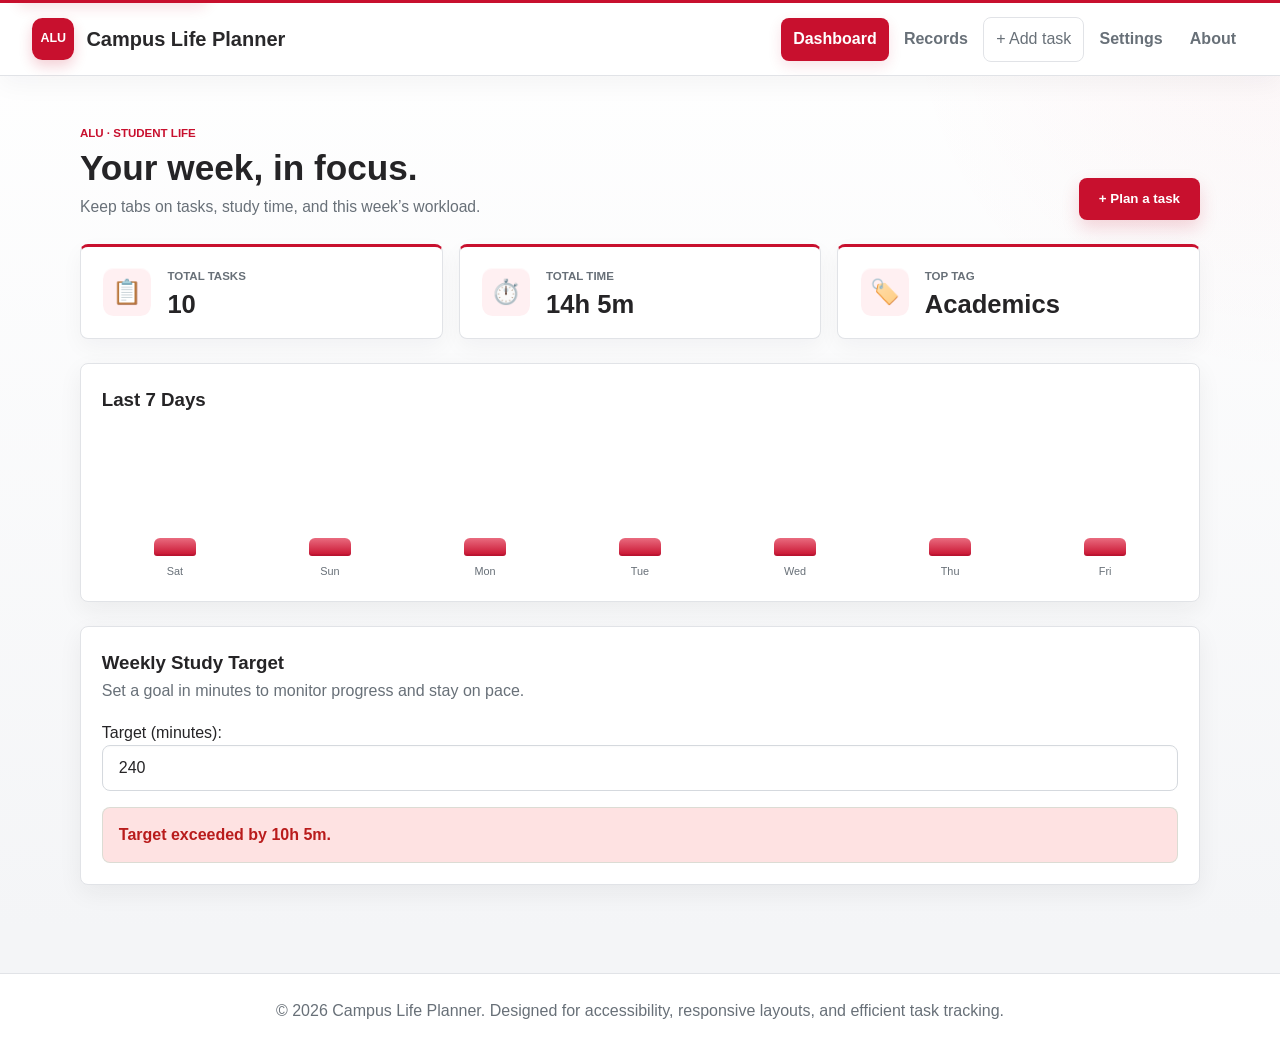
<file: index.html>
﻿<!DOCTYPE html>
<html lang="en">

<head>
  <meta charset="UTF-8">
  <meta name="viewport" content="width=device-width, initial-scale=1.0">
  <title>Campus Life Planner</title>
  <link rel="stylesheet" href="styles/variables.css">
  <link rel="stylesheet" href="styles/main.css">
  <link rel="stylesheet" href="styles/components.css">
</head>

<body>
  <a href="#main-content" class="skip-link">Skip to main content</a>

  <header role="banner" class="site-header">
    <div class="brand">
      <span class="brand-icon" aria-hidden="true">ALU</span>
      <h1 class="brand-title">Campus Life Planner</h1>
    </div>
    <nav role="navigation" aria-label="Main Navigation">
      <ul class="nav-list">
        <li><a href="#dashboard" class="nav-link active" data-target="dashboard">Dashboard</a></li>
        <li><a href="#records" class="nav-link" data-target="records">Records</a></li>
        <li><button type="button" class="nav-link nav-action" data-open-task-dialog>+ Add task</button></li>
        <li><a href="#settings" class="nav-link" data-target="settings">Settings</a></li>
        <li><a href="#about" class="nav-link" data-target="about">About</a></li>
      </ul>
    </nav>
  </header>

  <main id="main-content" tabindex="-1" class="site-main">
    <div id="sr-announcer" class="sr-only" aria-live="polite"></div>

    <dialog id="task-dialog" class="task-dialog" aria-labelledby="form-heading">
      <div class="dialog-shell">
        <div class="dialog-heading">
          <div>
            <p class="dialog-eyebrow">CAMPUS LIFE PLANNER</p>
            <h2 id="form-heading">Add a task</h2>
            <p class="dialog-subtitle">Make room for what matters.</p>
          </div>
          <button type="button" class="dialog-close" data-close-task-dialog aria-label="Close dialog">&times;</button>
        </div>

        <form id="task-form" novalidate class="app-form">
          <input type="hidden" id="record-id">

          <div class="form-group">
            <label for="title-input">Task Title</label>
            <input type="text" id="title-input" required aria-describedby="title-error" class="form-input"
              placeholder="eg. prepare biology presentation">
            <span id="title-error" class="error-msg" role="status"></span>
          </div>

          <div class="form-grid">
            <div class="form-group">
              <label for="duration-input">Duration<span class="label-hint">minutes</span></label>
              <input type="number" id="duration-input" required aria-describedby="duration-error" min="0" step="1"
                class="form-input" placeholder="eg. 60">
              <span id="duration-error" class="error-msg" role="status"></span>
            </div>

            <div class="form-group">
              <label for="due-date-input">Due Date</label>
              <input type="date" id="due-date-input" required aria-describedby="due-date-error" class="form-input">
              <span id="due-date-error" class="error-msg" role="status"></span>
            </div>

            <div class="form-group">
              <label for="tag-input">Category</label>
              <input type="text" id="tag-input" required aria-describedby="tag-error" class="form-input"
                list="tag-suggestions" placeholder="Select or type a category">
              <datalist id="tag-suggestions">
                <option value="Academics"></option>
                <option value="Study Group"></option>
                <option value="Events"></option>
                <option value="Wellness"></option>
                <option value="Volunteering"></option>
                <option value="Career"></option>
              </datalist>
              <span id="tag-error" class="error-msg" role="status"></span>
            </div>
          </div>

          <div class="dialog-actions">
            <button type="button" class="btn-quiet" data-close-task-dialog>Cancel</button>
            <button type="submit" class="btn-primary">Save task</button>
          </div>
        </form>
      </div>
    </dialog>

    <section id="dashboard" class="app-section active" aria-labelledby="dashboard-heading">
      <div class="section-header">
        <div>
          <p class="section-eyebrow">ALU · STUDENT LIFE</p>
          <h2 id="dashboard-heading">Your week, in focus.</h2>
          <p class="subtitle">Keep tabs on tasks, study time, and this week’s workload.</p>
        </div>
        <button type="button" class="btn-primary section-cta" data-open-task-dialog>+ Plan a task</button>
      </div>

      <div class="stats-grid">
        <div class="stat-card">
          <span class="stat-icon" aria-hidden="true">📋</span>
          <div class="stat-content">
            <h3>Total Tasks</h3>
            <p id="stat-count">0</p>
          </div>
        </div>
        <div class="stat-card">
          <span class="stat-icon" aria-hidden="true">⏱️</span>
          <div class="stat-content">
            <h3>Total Time</h3>
            <p id="stat-total">0m</p>
          </div>
        </div>
        <div class="stat-card">
          <span class="stat-icon" aria-hidden="true">🏷️</span>
          <div class="stat-content">
            <h3>Top Tag</h3>
            <p id="stat-top-tag">-</p>
          </div>
        </div>
      </div>

      <div class="card trend-card">
        <h3>Last 7 Days</h3>
        <div id="trend-chart" class="trend-chart" aria-label="Seven day task trend"></div>
      </div>

      <div class="card cap-card">
        <h3>Weekly Study Target</h3>
        <p class="card-desc">Set a goal in minutes to monitor progress and stay on pace.</p>
        <div class="cap-form-group">
          <label for="target-minutes">Target (minutes):</label>
          <input type="number" id="target-minutes" value="240" min="0" class="form-input">
        </div>
        <div id="cap-status-msg" class="alert-box" aria-live="polite"></div>
      </div>
    </section>

    <section id="records" class="app-section" aria-labelledby="records-heading">
      <div class="section-header">
        <div>
          <p class="section-eyebrow">YOUR PLANNER</p>
          <h2 id="records-heading">Task records</h2>
          <p class="subtitle">Search, sort, and highlight tasks using live regex patterns.</p>
        </div>
        <button type="button" class="btn-primary section-cta" data-open-task-dialog>+ Add task</button>
      </div>

      <div class="controls-card card">
        <div class="controls-bar">
          <div class="search-wrapper">
            <label for="search-input" class="sr-only">Search tasks</label>
            <input type="text" id="search-input" placeholder="Live regex search (e.g. study|@lab|\b\d{2}:\d{2}\b)"
              class="form-input">
          </div>
          <div class="controls-actions">
            <label class="checkbox-label">
              <input type="checkbox" id="case-sensitive-toggle"> Case sensitive
            </label>
            <select id="sort-select" aria-label="Sort records" class="form-select">
              <option value="due-desc">Due Date (Newest)</option>
              <option value="due-asc">Due Date (Oldest)</option>
              <option value="title-az">Title (A-Z)</option>
              <option value="duration-desc">Duration (High to Low)</option>
              <option value="duration-asc">Duration (Low to High)</option>
            </select>
          </div>
        </div>
      </div>

      <div class="card table-card">
        <div class="table-responsive">
          <table id="records-table">
            <thead>
              <tr>
                <th>Title</th>
                <th>Duration</th>
                <th>Tag</th>
                <th>Due Date</th>
                <th>Actions</th>
              </tr>
            </thead>
            <tbody id="table-body"></tbody>
          </table>
        </div>
      </div>
    </section>

    <section id="settings" class="app-section" aria-labelledby="settings-heading">
      <div class="section-header">
        <h2 id="settings-heading">Settings & Data Management</h2>
        <p class="subtitle">Import backups, export sessions, and convert time units.</p>
      </div>

      <div class="settings-grid">
        <div class="card">
          <h3>Backup & Restore</h3>
          <p class="card-desc">Export your task list or import a validated JSON backup.</p>
          <div class="btn-group">
            <button id="export-btn" class="btn-secondary" type="button">Export JSON</button>
            <label class="btn-secondary file-upload-label">
              Import JSON
              <input type="file" id="import-file" accept=".json" hidden>
            </label>
          </div>
        </div>

        <div class="card">
          <h3>Time Conversion</h3>
          <p class="card-desc">Quickly convert a minute value into hours and fractions.</p>
          <div class="form-group">
            <label for="minutes-conversion">Minutes</label>
            <input type="number" id="minutes-conversion" min="0" step="5" value="90" class="form-input">
          </div>
          <div class="conversion-output" aria-live="polite">
            <strong>Hours:</strong> <span id="hours-output">1.50h</span>
          </div>
        </div>
      </div>
    </section>

    <section id="about" class="app-section" aria-labelledby="about-heading">
      <div class="section-header">
        <h2 id="about-heading">About This App</h2>
        <p class="subtitle">A mobile-first planner built with semantic HTML, regex validation, local storage, and
          accessible interactions.</p>
      </div>

      <div class="card about-card">
        <p><strong>Purpose:</strong> The Campus Life Planner helps students organize classes, deadlines, study sessions,
          and campus events while tracking workload with regex-powered search and plain JavaScript.</p>
        <p class="contact-info"><strong>Developer Contact:</strong> <a
            href="mailto:t.irasubiza@alustudent.com">t.irasubiza@alustudent.com</a> | <a
            href="https://github.com/Tharcisse-Irasubiza" target="_blank" rel="noopener">GitHub Profile</a> | <a
            href="https://github.com/Tharcisse-Irasubiza/Campus-Life-Planner" target="_blank" rel="noopener">Project
            Repository</a></p>
      </div>
    </section>
  </main>

  <footer role="contentinfo" class="site-footer">
    <p>&copy; 2026 Campus Life Planner. Designed for accessibility, responsive layouts, and efficient task tracking.</p>
  </footer>

  <script type="module" src="scripts/app.js"></script>
</body>

</html>
</file>
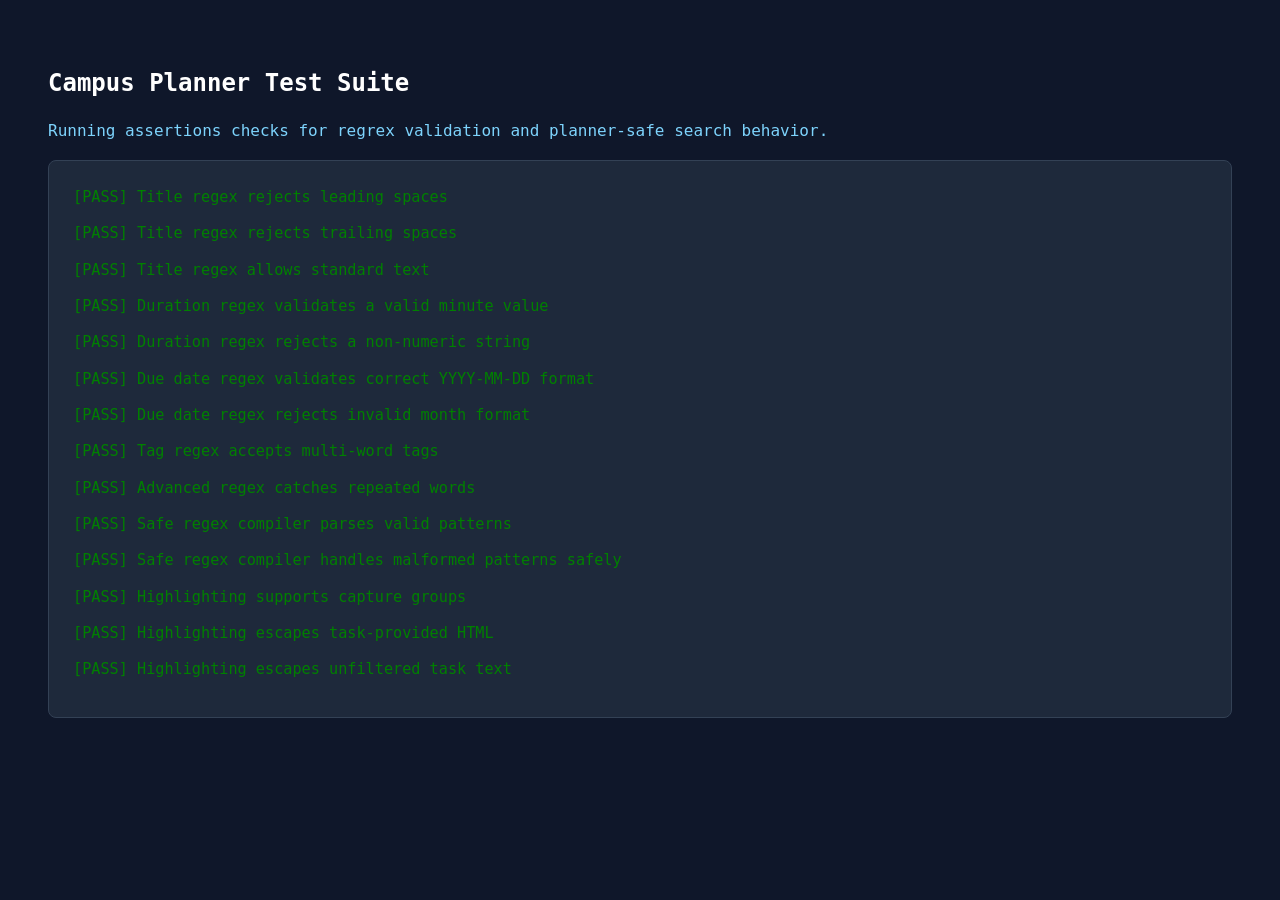
<file: tests.html>
<!DOCTYPE html>
<html lang="en">
<head>
  <meta charset="UTF-8">
  <title>Campus Planner Test Suite</title>
  <style>
    body { font-family: ui-monospace, monospace; padding: 2.5rem; background: #0f172a; color: #7dd3fc; line-height: 1.6; }
    h1 { color: white; font-size: 1.5rem; margin-bottom: 1rem; }
    .pass{ color: green;}
    .fail { color: #f87171; }
    ul{margin-top: 1rem; list-style-type: none; background: #1e293b; padding: 1.5rem; border-radius: 8px; border: 1px solid #334155; }
    li{margin-bottom: 0.75rem; font-size: 0.95rem;}
  </style>
</head>
<body>
  <h1>Campus Planner Test Suite</h1>
  <p>Running assertions checks for regrex validation and planner-safe search behavior.</p>
  <ul id="test-results"></ul>

  <script type="module">
    import { rules } from './scripts/validators.js';
    import { compileRegex, highlight } from './scripts/search.js';

    const results = document.getElementById('test-results');

    function assert(name, condition) {
      const li = document.createElement('li');
      li.className = condition ? 'pass' : 'fail';
      li.textContent = `[${condition ? 'PASS' : 'FAIL'}] ${name}`;
      results.appendChild(li);
    }

    assert('Title regex rejects leading spaces', !rules.title.test(' Lab report'));
    assert('Title regex rejects trailing spaces', !rules.title.test('Lab report '));
    assert('Title regex allows standard text', rules.title.test('Lab report draft'));
    assert('Duration regex validates a valid minute value', rules.duration.test('45'));
    assert('Duration regex rejects a non-numeric string', !rules.duration.test('ninety'));
    assert('Due date regex validates correct YYYY-MM-DD format', rules.dueDate.test('2026-10-16'));
    assert('Due date regex rejects invalid month format', !rules.dueDate.test('2026-13-16'));
    assert('Tag regex accepts multi-word tags', rules.tag.test('Study Group'));
    assert('Advanced regex catches repeated words', rules.duplicateWords.test('Study study notes'));
    assert('Safe regex compiler parses valid patterns', compileRegex('study') instanceof RegExp);
    assert('Safe regex compiler handles malformed patterns safely', compileRegex('[unclosed') === null);
    assert('Highlighting supports capture groups', highlight('study study', /(study)/gi) === '<mark>study</mark> <mark>study</mark>');
    assert('Highlighting escapes task-provided HTML', highlight('<script>x<\/script>', /script/gi) === '&lt;<mark>script</mark>&gt;x&lt;/<mark>script</mark>&gt;');
    assert('Highlighting escapes unfiltered task text', highlight('<script>x<\/script>', null) === '&lt;script&gt;x&lt;/script&gt;');
  </script>
</body>
</html>
</file>
<file: styles/variables.css>
:root {
  --primary: #c8102e;
  --primary-soft: #fff0f2;
  --primary-hover: #a20d25;
  --secondary: #29282a;
  --accent: #e6a52f;
  --bg-color: #f4f5f7;
  --bg-strong: #e9ebef;
  --card-bg: #fff;
  --card-strong: #ffffff;
  --text-main: #252426;
  --text-muted: #687078;
  --border-color: #e1e3e7;
  --danger: #b42335;
  --success: #18794e;
  --warning: #a76600;
  --radius: 8px;
  --shadow: 0 8px 24px rgba(37,36,38,0.06);
  --shadow-soft: 0 5px 14px rgba(200,16,46,0.12);
  --transition: all 0.22s ease;
  --container: 1200px;
}
</file>
<file: styles/main.css>
* { box-sizing: border-box; margin: 0; padding: 0; }

html {
  scroll-behavior: smooth;
}

body {
  font-family: "Avenir Next", Avenir, "Segoe UI", sans-serif;
  background:
    radial-gradient(circle at 100% 0, rgba(200, 16, 46, 0.035), transparent 24rem),
    linear-gradient(180deg, #fff 0%, var(--bg-color) 58rem);
  color: var(--text-main);
  line-height: 1.6;
}

img {
  max-width: 100%;
  display: block;
}

.skip-link {
  position: absolute;
  left: 1rem;
  top: -3rem;
  background: var(--primary);
  color: #fff;
  padding: 0.8rem 1.1rem;
  border-radius: 12px;
  text-decoration: none;
  font-weight: 700;
  z-index: 1000;
  transition: top 0.2s ease, transform 0.2s ease;
  box-shadow: var(--shadow-soft);
}

.skip-link:focus {
  top: 1rem;
  transform: translateY(0);
}

:focus-visible {
  outline: 3px solid rgba(200, 16, 46, 0.5);
  outline-offset: 3px;
}

.site-header {
  position: sticky;
  top: 0;
  z-index: 100;
  background: rgba(255, 255, 255, 0.97);
  border-bottom: 1px solid var(--border-color);
  box-shadow: 0 8px 24px rgba(32, 33, 36, 0.045);
  border-top: 3px solid var(--primary);
  padding: 0.85rem 1.25rem;
  display: flex;
  flex-direction: column;
  align-items: center;
  gap: 0.8rem;
}

.brand {
  display: flex;
  align-items: center;
  gap: 0.75rem;
}

.brand-icon {
  width: 2.65rem;
  height: 2.65rem;
  display: grid;
  place-items: center;
  border-radius: 0.65rem;
  background: var(--primary);
  color: #fff;
  box-shadow: 0 6px 14px rgba(200, 16, 46, 0.2);
  font-size: 0.78rem;
  font-weight: 900;
  letter-spacing: 0;
}

.brand-title {
  color: var(--secondary);
  font-size: 1.25rem;
  font-weight: 800;
  letter-spacing: 0;
}

.nav-list {
  list-style: none;
  display: flex;
  flex-wrap: wrap;
  justify-content: center;
  align-items: center;
  gap: 0.2rem;
}

.nav-link {
  display: inline-flex;
  align-items: center;
  justify-content: center;
  padding: 0.55rem 0.75rem;
  border-radius: 0.5rem;
  text-decoration: none;
  color: var(--text-muted);
  font-weight: 700;
  transition: var(--transition);
}

.nav-action {
  border: 1px solid var(--border-color);
  background: transparent;
  font: inherit;
  cursor: pointer;
}

.nav-link:hover {
  background: var(--primary-soft);
  color: var(--primary);
}

.nav-link.active {
  background: var(--primary);
  color: #fff;
  box-shadow: var(--shadow-soft);
}

.site-main {
  max-width: var(--container);
  margin: 0 auto;
  padding: 2rem 1rem 3rem;
}

.app-section {
  display: none;
}

.app-section.active {
  display: block;
  animation: fadeIn 0.3s ease-out;
}

@keyframes fadeIn {
  from { opacity: 0; transform: translateY(10px); }
  to { opacity: 1; transform: translateY(0); }
}

.section-header {
  margin-bottom: 1.5rem;
  display: flex;
  align-items: flex-end;
  justify-content: space-between;
  gap: 1.25rem;
}

.section-eyebrow,
.dialog-eyebrow {
  color: var(--primary);
  font-size: 0.72rem;
  font-weight: 800;
  letter-spacing: 0;
  margin-bottom: 0.35rem;
}

.section-header h2 {
  font-size: 2.2rem;
  line-height: 1.15;
  font-weight: 800;
  letter-spacing: 0;
  color: var(--text-main);
}

.subtitle {
  color: var(--text-muted);
  margin-top: 0.35rem;
  font-size: 0.98rem;
}

.site-footer {
  border-top: 1px solid var(--border-color);
  text-align: center;
  padding: 1.5rem 1rem;
  color: var(--text-muted);
  background: #fff;
}

.sr-only {
  position: absolute;
  width: 1px;
  height: 1px;
  padding: 0;
  margin: -1px;
  overflow: hidden;
  clip: rect(0, 0, 0, 0);
  white-space: nowrap;
  border: 0;
}

.task-dialog {
  width: min(100% - 2rem, 560px);
  max-width: none;
  max-height: min(90vh, 780px);
  margin: auto;
  padding: 0;
  color: var(--text-main);
  background: transparent;
  border: 0;
  overflow: visible;
}

.task-dialog::backdrop {
  background: rgba(24, 22, 21, 0.62);
  backdrop-filter: blur(4px);
}

.dialog-shell {
  max-height: min(90vh, 780px);
  overflow-y: auto;
  padding: clamp(1.25rem, 4vw, 2rem);
  background: #fff;
  border-top: 5px solid var(--primary);
  border-radius: var(--radius);
  box-shadow: 0 28px 80px rgba(12, 12, 12, 0.25);
  animation: dialog-enter 0.18s ease-out;
}

@keyframes dialog-enter {
  from { opacity: 0; transform: translateY(10px) scale(0.985); }
  to { opacity: 1; transform: translateY(0) scale(1); }
}

.dialog-heading {
  display: flex;
  justify-content: space-between;
  gap: 1rem;
  margin-bottom: 1.5rem;
}

.dialog-heading h2 {
  font-size: 1.7rem;
  line-height: 1.2;
}

.dialog-subtitle {
  margin-top: 0.35rem;
  color: var(--text-muted);
}

.dialog-close {
  width: 2.5rem;
  height: 2.5rem;
  flex: 0 0 auto;
  border: 1px solid var(--border-color);
  border-radius: 0.55rem;
  background: #fff;
  color: var(--text-main);
  font-size: 1.5rem;
  line-height: 1;
  cursor: pointer;
  transition: var(--transition);
}

.dialog-close:hover {
  color: var(--primary);
  border-color: var(--primary);
  background: var(--primary-soft);
}

.dialog-actions {
  display: flex;
  justify-content: flex-end;
  gap: 0.75rem;
  padding-top: 0.35rem;
}

.btn-quiet {
  border: 1px solid var(--border-color);
  border-radius: 0.5rem;
  padding: 0.82rem 1.15rem;
  background: #fff;
  color: var(--text-main);
  font-weight: 700;
  cursor: pointer;
}

.btn-quiet:hover {
  background: #f5f3f0;
}

@media (min-width: 480px) {
  .site-main {
    padding-left: 1.25rem;
    padding-right: 1.25rem;
  }
}

@media (min-width: 768px) {
  .site-header {
    flex-direction: row;
    justify-content: space-between;
    padding: 0.85rem 2rem;
  }

  .site-main {
    padding: 2.5rem 2rem 4rem;
  }
}

@media (max-width: 560px) {
  .site-header {
    gap: 0.65rem;
    padding: 0.8rem 0.75rem;
  }

  .brand-title {
    font-size: 1.1rem;
  }

  .nav-list {
    gap: 0.15rem;
  }

  .nav-link {
    padding: 0.45rem 0.4rem;
    font-size: 0.82rem;
  }

  .section-header {
    align-items: flex-start;
    flex-direction: column;
  }

  .section-cta {
    width: 100%;
  }

  .dialog-actions {
    flex-direction: column;
  }

  .dialog-actions button {
    width: 100%;
  }

  .section-header h2 {
    font-size: 1.8rem;
  }
}

@media (min-width: 1024px) {
  .site-main {
    padding: 3rem 2.5rem 4rem;
  }
}
</file>
<file: styles/components.css>
.card {
  background: var(--card-bg);
  border: 1px solid var(--border-color);
  border-radius: var(--radius);
  padding: 1.3rem;
  box-shadow: var(--shadow);
  margin-bottom: 1.5rem;
}

.card:hover {
  box-shadow: var(--shadow);
}

.card-desc {
  margin-bottom: 1rem;
  color: var(--text-muted);
}

.stats-grid {
  display: grid;
  grid-template-columns: repeat(auto-fit, minmax(220px, 1fr));
  gap: 1rem;
  margin-bottom: 1.5rem;
}

.stat-card {
  display: flex;
  align-items: center;
  gap: 1rem;
  background: #fff;
  border: 1px solid var(--border-color);
  border-top: 3px solid var(--primary);
  border-radius: var(--radius);
  padding: 1.25rem 1.4rem;
  box-shadow: 0 8px 22px rgba(32, 33, 36, 0.045);
  transition: transform 0.2s ease, box-shadow 0.2s ease;
}

.stat-card:hover {
  transform: translateY(-2px);
  box-shadow: var(--shadow);
}

.stat-icon {
  width: 3rem;
  height: 3rem;
  display: grid;
  place-items: center;
  border-radius: 0.65rem;
  background: var(--primary-soft);
  color: var(--primary);
  font-size: 1.5rem;
  box-shadow: inset 0 1px 0 rgba(255,255,255,0.6);
}

.stat-content h3 {
  color: var(--text-muted);
  font-size: 0.72rem;
  letter-spacing: 0;
  text-transform: uppercase;
}

.stat-content p {
  margin-top: 0.3rem;
  font-size: clamp(1.5rem, 2vw, 2.2rem);
  font-weight: 800;
  line-height: 1.1;
  letter-spacing: 0;
}

.trend-card {
  overflow: hidden;
}

.trend-chart {
  display: flex;
  align-items: flex-end;
  gap: 0.55rem;
  min-height: 150px;
  padding-top: 1rem;
}

.trend-bar {
  flex: 1 1 0;
  display: flex;
  flex-direction: column;
  align-items: center;
  justify-content: flex-end;
  gap: 0.45rem;
  min-width: 2.5rem;
  height: 150px;
}

.trend-fill {
  width: 100%;
  max-width: 2.6rem;
  border-radius: 6px 6px 3px 3px;
  background: linear-gradient(180deg, #e96b7f 0%, var(--primary) 100%);
  box-shadow: inset 0 -2px 0 rgba(15, 23, 42, 0.08);
  transition: height 0.2s ease;
}

.trend-label {
  font-size: 0.68rem;
  color: var(--text-muted);
}

.controls-bar {
  display: flex;
  flex-direction: column;
  gap: 1rem;
}

.controls-actions {
  display: flex;
  flex-wrap: wrap;
  gap: 0.8rem;
  align-items: center;
}

.checkbox-label {
  display: inline-flex;
  align-items: center;
  gap: 0.55rem;
  color: var(--text-main);
  font-weight: 600;
}

.checkbox-label input {
  accent-color: var(--primary);
}

.search-wrapper {
  flex: 1;
}

.form-input,
.form-select {
  width: 100%;
  border: 1px solid #d5d9de;
  background: #fff;
  border-radius: 0.5rem;
  padding: 0.8rem 1rem;
  font-size: 1rem;
  color: var(--text-main);
  transition: var(--transition);
  box-shadow: inset 0 1px 2px rgba(37, 36, 38, 0.025);
}

.form-input:focus,
.form-select:focus {
  border-color: var(--primary);
  box-shadow: 0 0 0 3px rgba(200, 16, 46, 0.12);
  background: #fff;
}

.form-group {
  margin-bottom: 1.1rem;
}

.form-group label {
  display: block;
  margin-bottom: 0.4rem;
  font-weight: 700;
  color: var(--secondary);
}

.error-msg {
  display: block;
  min-height: 1.2rem;
  margin-top: 0.3rem;
  color: var(--danger);
  font-size: 0.82rem;
}

.form-grid {
  display: grid;
  gap: 0.25rem 1rem;
}

.label-hint {
  color: var(--text-muted);
  font-size: 0.82rem;
  font-weight: 500;
}

.form-actions {
  display: flex;
  justify-content: flex-start;
}

.section-cta {
  flex: 0 0 auto;
}

.btn-primary,
.btn-secondary {
  border: none;
  border-radius: 0.5rem;
  padding: 0.82rem 1.25rem;
  font-weight: 700;
  cursor: pointer;
  transition: transform 0.2s ease, box-shadow 0.2s ease, background 0.2s ease;
}

.btn-primary {
  background: var(--primary);
  color: #fff;
  box-shadow: 0 8px 18px rgba(200, 16, 46, 0.17);
}

.btn-primary:hover {
  background: var(--primary-hover);
  transform: translateY(-1px);
}

.btn-secondary {
  background: var(--secondary);
  color: #fff;
  box-shadow: 0 4px 10px rgba(41, 40, 42, 0.12);
}

.btn-secondary:hover {
  background: #111;
  transform: translateY(-1px);
}

.btn-group {
  display: flex;
  flex-wrap: wrap;
  gap: 0.75rem;
}

.file-upload-label {
  display: inline-flex;
  align-items: center;
  justify-content: center;
  cursor: pointer;
}

.table-responsive {
  overflow-x: auto;
}

table {
  width: 100%;
  border-collapse: collapse;
  text-align: left;
}

th,
td {
  padding: 1rem 0.75rem;
  border-bottom: 1px solid var(--border-color);
  vertical-align: middle;
}

th {
  background: #f5f6f8;
  color: var(--text-muted);
  text-transform: uppercase;
  letter-spacing: 0;
  font-size: 0.72rem;
}

tbody tr {
  transition: background 0.2s ease;
}

tbody tr:hover {
  background: #fff8f9;
}

.badge {
  display: inline-block;
  background: var(--primary-soft);
  color: var(--primary-hover);
  border-radius: 0.4rem;
  padding: 0.35rem 0.7rem;
  font-size: 0.78rem;
  font-weight: 700;
}

mark {
  background: #fff1ae;
  color: #7a4b00;
  padding: 0.06rem 0.15rem;
  border-radius: 0.25rem;
}

.table-actions {
  display: flex;
  gap: 0.5rem;
  flex-wrap: wrap;
}

.table-button {
  padding: 0.42rem 0.8rem;
  font-size: 0.82rem;
}

.danger {
  background: var(--primary);
}

.danger:hover {
  background: var(--primary-hover);
}

.empty-state {
  text-align: center;
  color: var(--text-muted);
  padding: 2rem 1rem;
}

.alert-box {
  margin-top: 1rem;
  padding: 0.9rem 1rem;
  border-radius: 0.5rem;
  font-weight: 700;
  background: #ecfdf5;
  color: #166534;
  border: 1px solid rgba(16, 185, 129, 0.14);
}

.conversion-output {
  margin-top: 0.6rem;
  font-size: 1.1rem;
  color: var(--secondary);
}

.settings-grid {
  display: grid;
  gap: 1.25rem;
}

.about-card {
  padding: 1.5rem;
}

.about-card p + p {
  margin-top: 0.85rem;
}

.contact-info a {
  color: var(--primary);
  text-decoration: none;
  font-weight: 600;
}

.contact-info a:hover {
  text-decoration: underline;
}

@media (max-width: 560px) {
  .trend-chart {
    gap: 0.3rem;
  }

  .trend-bar {
    min-width: 0;
  }

  .trend-label {
    font-size: 0.62rem;
  }

  .table-button,
  .btn-primary,
  .btn-secondary {
    width: 100%;
  }

  .table-actions {
    display: grid;
    grid-template-columns: 1fr 1fr;
  }

  .controls-actions {
    width: 100%;
    justify-content: space-between;
  }
}

@media (min-width: 768px) {
  .controls-bar {
    flex-direction: row;
    justify-content: space-between;
    align-items: center;
  }

  .settings-grid {
    grid-template-columns: repeat(2, minmax(0, 1fr));
  }

  .form-grid {
    grid-template-columns: repeat(2, minmax(0, 1fr));
  }
}
</file>
